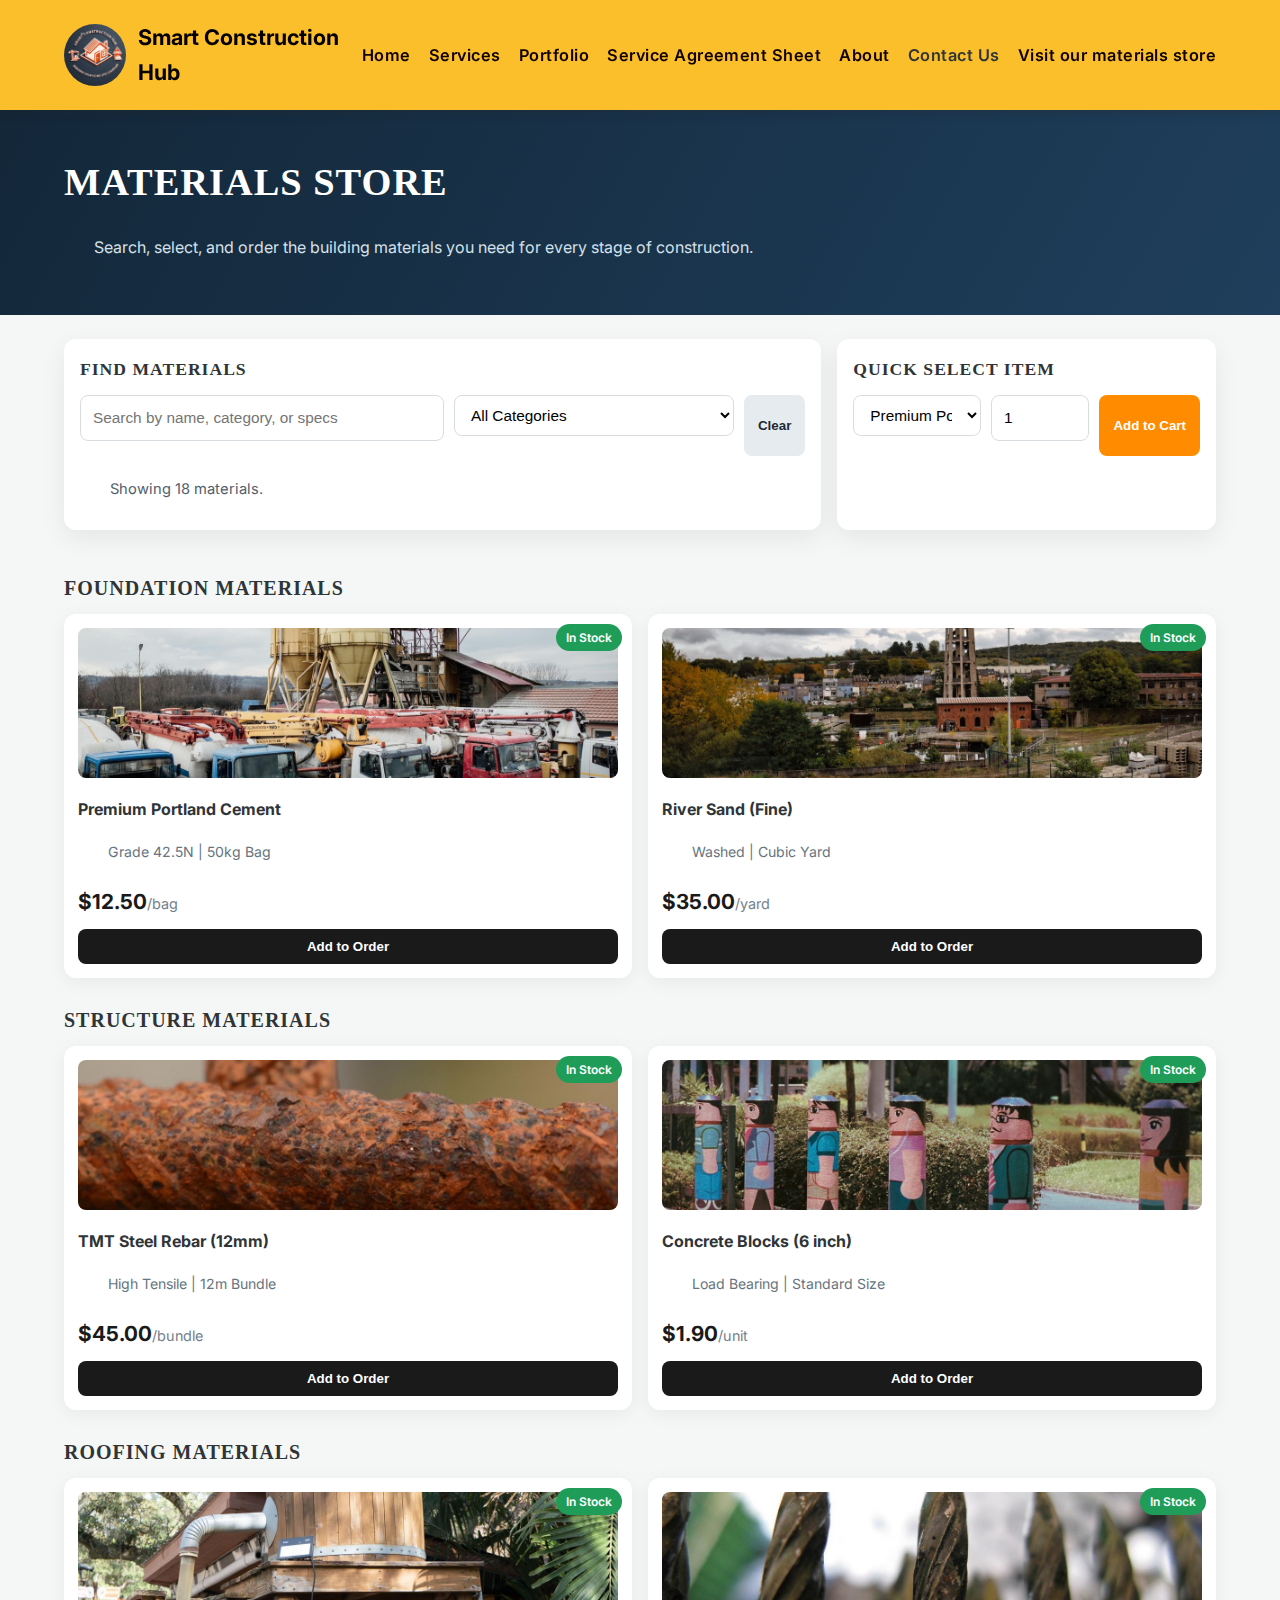
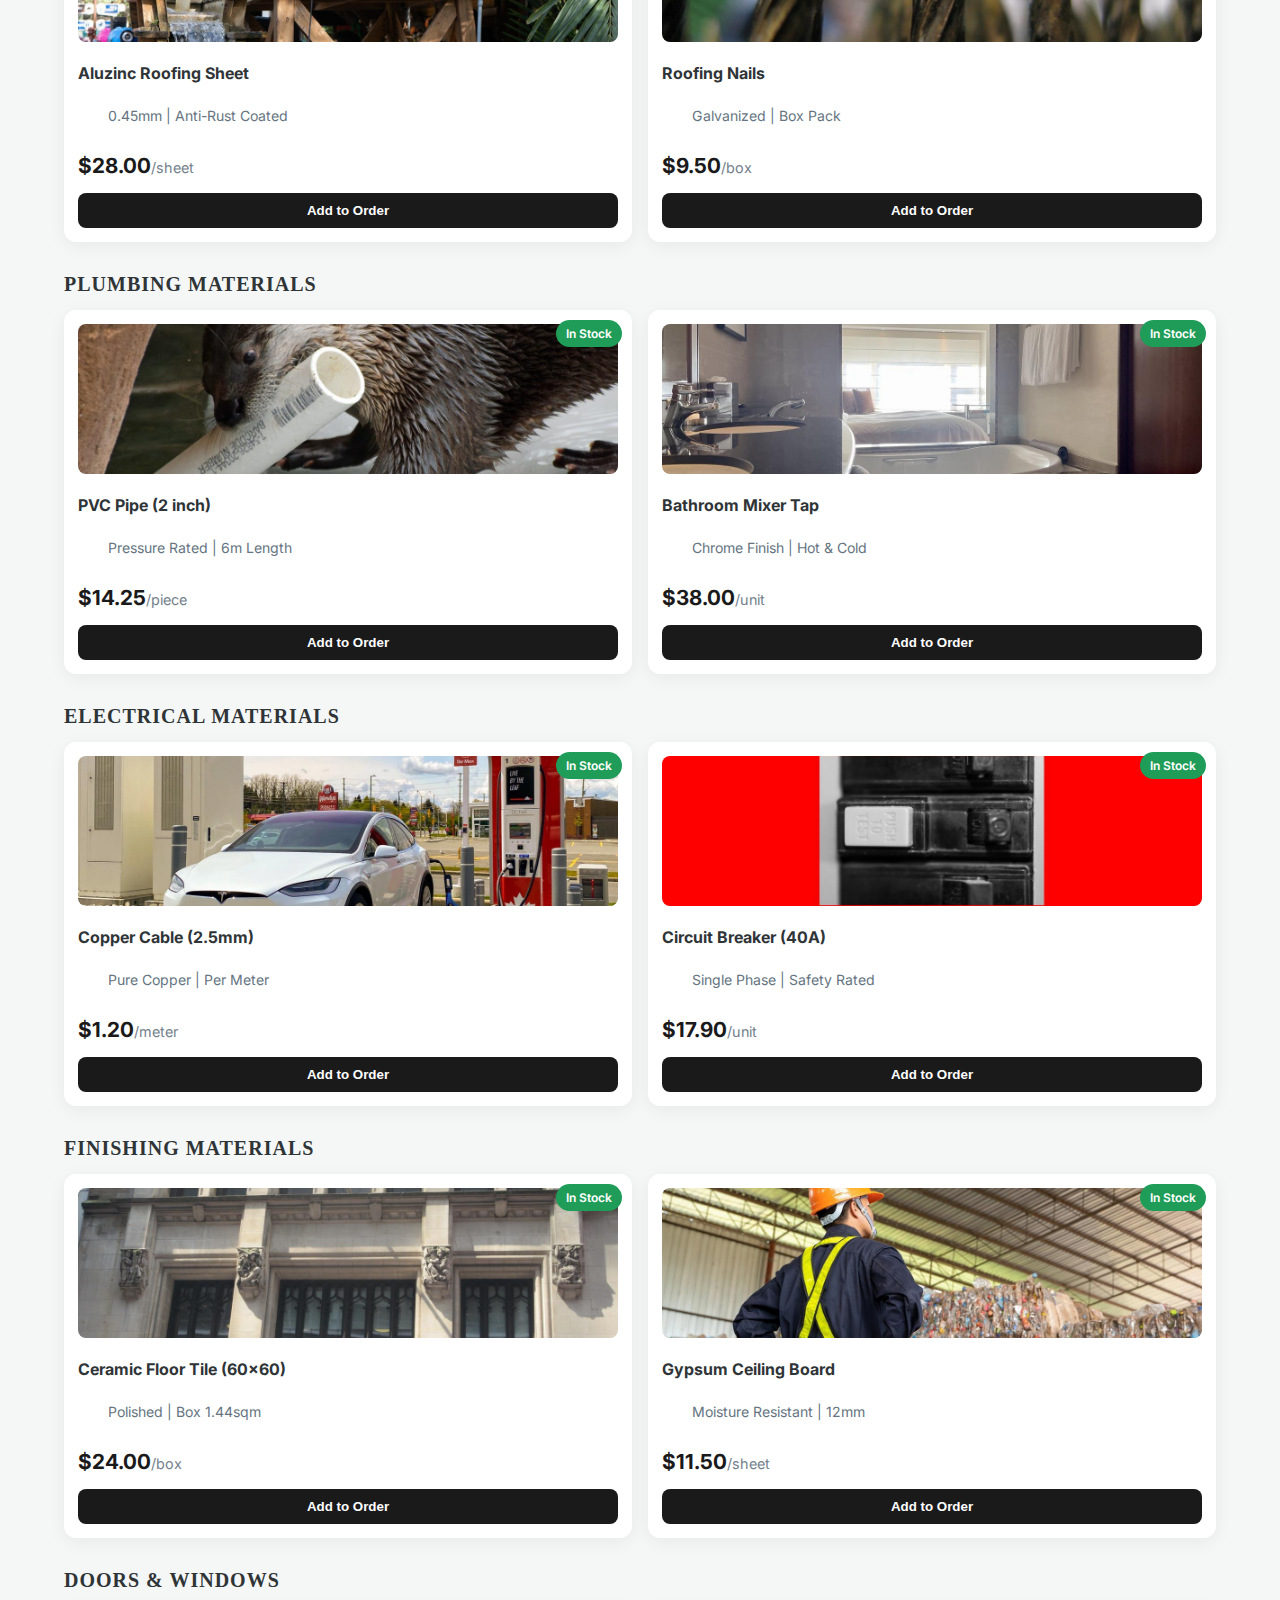
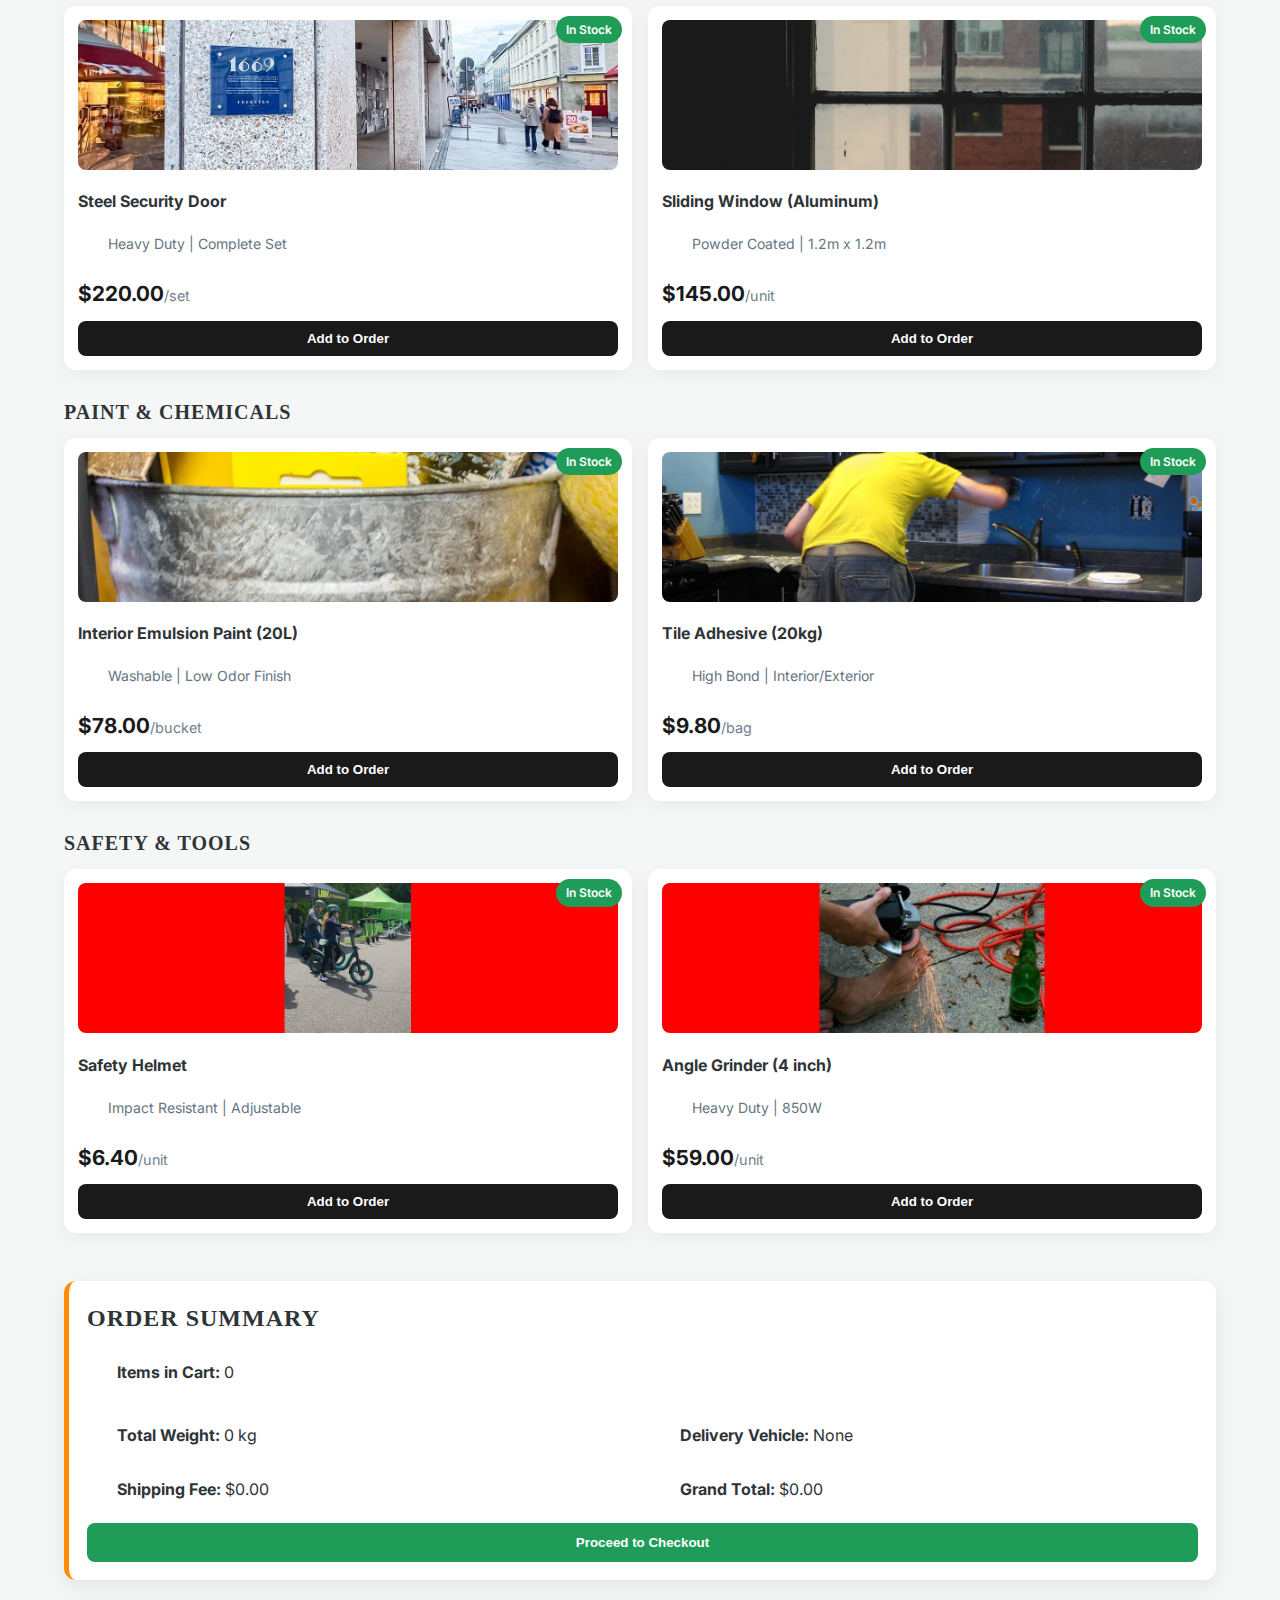
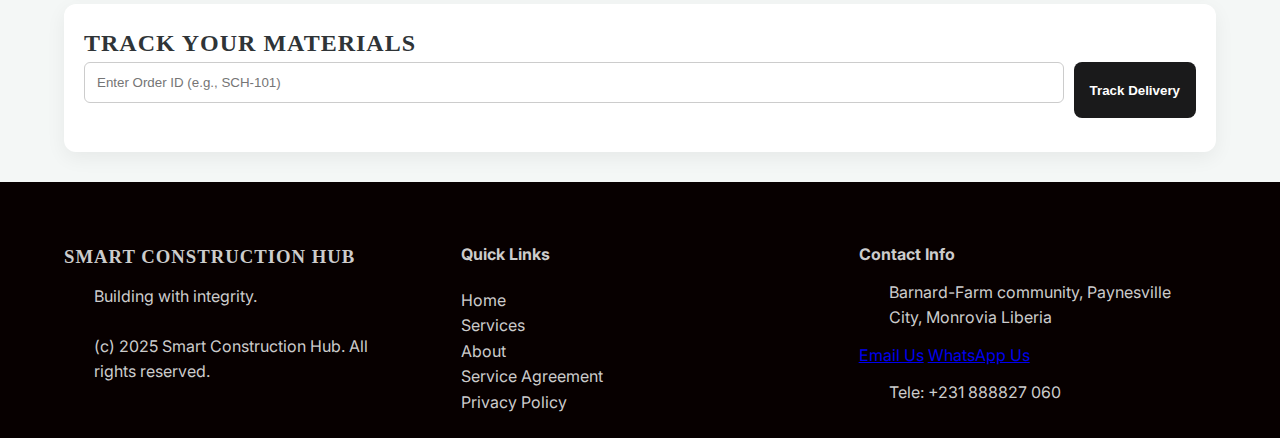
<file: product.html>
<!DOCTYPE html>
<html lang="en">
<head>
    <meta charset="UTF-8">
    <meta name="viewport" content="width=device-width, initial-scale=1.0">
    <title>Smart Construction Hub | Store</title>
    <link rel="stylesheet" href="stylesheet/styles.css">
    <link rel="stylesheet" href="stylesheet/stylesproduct.css">
    <link href="https://fonts.googleapis.com/css2?family=Inter:wght@400;600;700&family=Oswald:wght@500&display=swap" rel="stylesheet">
</head>
<body>

    <header>
        <nav class="navbar" role="navigation">
            <div class="logo-container">
                <img src="images/logo11.jpeg" alt="Logo" class="logo-image">
                <span class="logo-text">Smart Construction Hub</span>
            </div>
            <button class="nav-toggle" aria-label="Toggle navigation" aria-expanded="false" aria-controls="primary-navigation">
                <span class="bar"></span>
                <span class="bar"></span>
                <span class="bar"></span>
            </button>
            <ul class="nav-links" id="primary-navigation" aria-hidden="true">
                <li class="nav-close-wrapper"><button class="nav-close" aria-label="Close menu">&times;</button></li>
                <li><a href="index.html#home">Home</a></li>
                <li><a href="index.html#services">Services</a></li>
                <li><a href="index.html#portfolio">Portfolio</a></li>
                <li><a href="serviceagreement.pdf" target="_blank" class="serviceagreement-btn">Service Agreement Sheet</a></li>
                <li><a href="index.html#about">About</a></li>
                <li><a href="index.html#contact-us" class="btn-small">Contact Us</a></li>
                <li><a href="product.html">Visit our materials store</a></li>
            </ul>
        </nav>
    </header>

    <section class="store-hero">
        <h1>Materials Store</h1>
        <p>Search, select, and order the building materials you need for every stage of construction.</p>
    </section>

    <section class="store-controls">
        <div class="control-card">
            <h2>Find Materials</h2>
            <div class="controls-grid">
                <input type="search" id="material-search" placeholder="Search by name, category, or specs">
                <select id="category-select">
                    <option value="all">All Categories</option>
                    <option value="Foundation">Foundation</option>
                    <option value="Structure">Structure</option>
                    <option value="Roofing">Roofing</option>
                    <option value="Plumbing">Plumbing</option>
                    <option value="Electrical">Electrical</option>
                    <option value="Finishing">Finishing</option>
                    <option value="Doors & Windows">Doors & Windows</option>
                    <option value="Paint & Chemicals">Paint & Chemicals</option>
                    <option value="Safety & Tools">Safety & Tools</option>
                </select>
                <button id="clear-filters" type="button">Clear</button>
            </div>
            <p id="results-count">Showing all materials.</p>
        </div>

        <div class="control-card">
            <h2>Quick Select Item</h2>
            <div class="quick-order-grid">
                <select id="item-select"></select>
                <input id="item-qty" type="number" min="1" value="1" aria-label="Quantity">
                <button id="quick-add-btn" type="button">Add to Cart</button>
            </div>
        </div>
    </section>

    <main class="catalog">
        <section class="category-section" data-category="Foundation">
            <h3>Foundation Materials</h3>
            <div class="products-grid">
                <article class="product-card" data-category="Foundation" data-name="Premium Portland Cement" data-price="12.50" data-weight="50" data-specs="Grade 42.5N 50kg bag">
                    <div class="badge">In Stock</div>
                    <img src="images/store-cement.jpg" alt="Premium Portland Cement">
                    <h4>Premium Portland Cement</h4>
                    <p class="specs">Grade 42.5N | 50kg Bag</p>
                    <div class="price-row"><span class="price">$12.50</span><span class="unit">/bag</span></div>
                    <button class="add-btn" type="button">Add to Order</button>
                </article>
                <article class="product-card" data-category="Foundation" data-name="River Sand Fine" data-price="35.00" data-weight="1000" data-specs="Washed cubic yard">
                    <div class="badge">In Stock</div>
                    <img src="images/store-river-sand.jpg" alt="River Sand Fine">
                    <h4>River Sand (Fine)</h4>
                    <p class="specs">Washed | Cubic Yard</p>
                    <div class="price-row"><span class="price">$35.00</span><span class="unit">/yard</span></div>
                    <button class="add-btn" type="button">Add to Order</button>
                </article>
            </div>
        </section>

        <section class="category-section" data-category="Structure">
            <h3>Structure Materials</h3>
            <div class="products-grid">
                <article class="product-card" data-category="Structure" data-name="TMT Steel Rebar 12mm" data-price="45.00" data-weight="120" data-specs="High tensile 12m length bundle">
                    <div class="badge">In Stock</div>
                    <img src="images/store-rebar.jpg" alt="TMT Steel Rebar 12mm">
                    <h4>TMT Steel Rebar (12mm)</h4>
                    <p class="specs">High Tensile | 12m Bundle</p>
                    <div class="price-row"><span class="price">$45.00</span><span class="unit">/bundle</span></div>
                    <button class="add-btn" type="button">Add to Order</button>
                </article>
                <article class="product-card" data-category="Structure" data-name="Concrete Blocks 6 inch" data-price="1.90" data-weight="18" data-specs="Load bearing concrete block">
                    <div class="badge">In Stock</div>
                    <img src="images/store-concrete-blocks.jpg" alt="Concrete Blocks 6 inch">
                    <h4>Concrete Blocks (6 inch)</h4>
                    <p class="specs">Load Bearing | Standard Size</p>
                    <div class="price-row"><span class="price">$1.90</span><span class="unit">/unit</span></div>
                    <button class="add-btn" type="button">Add to Order</button>
                </article>
            </div>
        </section>

        <section class="category-section" data-category="Roofing">
            <h3>Roofing Materials</h3>
            <div class="products-grid">
                <article class="product-card" data-category="Roofing" data-name="Aluzinc Roofing Sheet" data-price="28.00" data-weight="8" data-specs="0.45mm anti rust sheet">
                    <div class="badge">In Stock</div>
                    <img src="images/store-roofing-sheet.jpg" alt="Aluzinc Roofing Sheet">
                    <h4>Aluzinc Roofing Sheet</h4>
                    <p class="specs">0.45mm | Anti-Rust Coated</p>
                    <div class="price-row"><span class="price">$28.00</span><span class="unit">/sheet</span></div>
                    <button class="add-btn" type="button">Add to Order</button>
                </article>
                <article class="product-card" data-category="Roofing" data-name="Roofing Nails Box" data-price="9.50" data-weight="5" data-specs="Galvanized roofing nails box">
                    <div class="badge">In Stock</div>
                    <img src="images/store-roofing-nails.jpg" alt="Roofing Nails Box">
                    <h4>Roofing Nails</h4>
                    <p class="specs">Galvanized | Box Pack</p>
                    <div class="price-row"><span class="price">$9.50</span><span class="unit">/box</span></div>
                    <button class="add-btn" type="button">Add to Order</button>
                </article>
            </div>
        </section>

        <section class="category-section" data-category="Plumbing">
            <h3>Plumbing Materials</h3>
            <div class="products-grid">
                <article class="product-card" data-category="Plumbing" data-name="PVC Pipe 2 inch" data-price="14.25" data-weight="7" data-specs="Pressure rated PVC pipe">
                    <div class="badge">In Stock</div>
                    <img src="images/store-pvc-pipe.jpg" alt="PVC Pipe 2 inch">
                    <h4>PVC Pipe (2 inch)</h4>
                    <p class="specs">Pressure Rated | 6m Length</p>
                    <div class="price-row"><span class="price">$14.25</span><span class="unit">/piece</span></div>
                    <button class="add-btn" type="button">Add to Order</button>
                </article>
                <article class="product-card" data-category="Plumbing" data-name="Bathroom Mixer Tap" data-price="38.00" data-weight="2" data-specs="Chrome finish mixer tap">
                    <div class="badge">In Stock</div>
                    <img src="images/store-mixer-tap.jpg" alt="Bathroom Mixer Tap">
                    <h4>Bathroom Mixer Tap</h4>
                    <p class="specs">Chrome Finish | Hot & Cold</p>
                    <div class="price-row"><span class="price">$38.00</span><span class="unit">/unit</span></div>
                    <button class="add-btn" type="button">Add to Order</button>
                </article>
            </div>
        </section>

        <section class="category-section" data-category="Electrical">
            <h3>Electrical Materials</h3>
            <div class="products-grid">
                <article class="product-card" data-category="Electrical" data-name="Copper Cable 2.5mm" data-price="1.20" data-weight="1" data-specs="Pure copper electrical cable meter">
                    <div class="badge">In Stock</div>
                    <img src="images/store-copper-cable.jpg" alt="Copper Cable 2.5mm">
                    <h4>Copper Cable (2.5mm)</h4>
                    <p class="specs">Pure Copper | Per Meter</p>
                    <div class="price-row"><span class="price">$1.20</span><span class="unit">/meter</span></div>
                    <button class="add-btn" type="button">Add to Order</button>
                </article>
                <article class="product-card" data-category="Electrical" data-name="Circuit Breaker 40A" data-price="17.90" data-weight="1" data-specs="Single phase breaker 40A">
                    <div class="badge">In Stock</div>
                    <img src="images/store-circuit-breaker.jpg" alt="Circuit Breaker 40A">
                    <h4>Circuit Breaker (40A)</h4>
                    <p class="specs">Single Phase | Safety Rated</p>
                    <div class="price-row"><span class="price">$17.90</span><span class="unit">/unit</span></div>
                    <button class="add-btn" type="button">Add to Order</button>
                </article>
            </div>
        </section>

        <section class="category-section" data-category="Finishing">
            <h3>Finishing Materials</h3>
            <div class="products-grid">
                <article class="product-card" data-category="Finishing" data-name="Ceramic Floor Tile 60x60" data-price="24.00" data-weight="30" data-specs="Polished tile box 1.44sqm">
                    <div class="badge">In Stock</div>
                    <img src="images/store-floor-tile.jpg" alt="Ceramic Floor Tile 60x60">
                    <h4>Ceramic Floor Tile (60x60)</h4>
                    <p class="specs">Polished | Box 1.44sqm</p>
                    <div class="price-row"><span class="price">$24.00</span><span class="unit">/box</span></div>
                    <button class="add-btn" type="button">Add to Order</button>
                </article>
                <article class="product-card" data-category="Finishing" data-name="Gypsum Ceiling Board" data-price="11.50" data-weight="12" data-specs="Moisture resistant gypsum board">
                    <div class="badge">In Stock</div>
                    <img src="images/store-gypsum-board.jpg" alt="Gypsum Ceiling Board">
                    <h4>Gypsum Ceiling Board</h4>
                    <p class="specs">Moisture Resistant | 12mm</p>
                    <div class="price-row"><span class="price">$11.50</span><span class="unit">/sheet</span></div>
                    <button class="add-btn" type="button">Add to Order</button>
                </article>
            </div>
        </section>

        <section class="category-section" data-category="Doors & Windows">
            <h3>Doors & Windows</h3>
            <div class="products-grid">
                <article class="product-card" data-category="Doors & Windows" data-name="Steel Security Door" data-price="220.00" data-weight="65" data-specs="Heavy duty security door set">
                    <div class="badge">In Stock</div>
                    <img src="images/store-security-door.jpg" alt="Steel Security Door">
                    <h4>Steel Security Door</h4>
                    <p class="specs">Heavy Duty | Complete Set</p>
                    <div class="price-row"><span class="price">$220.00</span><span class="unit">/set</span></div>
                    <button class="add-btn" type="button">Add to Order</button>
                </article>
                <article class="product-card" data-category="Doors & Windows" data-name="Sliding Window Aluminum" data-price="145.00" data-weight="38" data-specs="Powder coated sliding window">
                    <div class="badge">In Stock</div>
                    <img src="images/store-sliding-window.jpg" alt="Sliding Window Aluminum">
                    <h4>Sliding Window (Aluminum)</h4>
                    <p class="specs">Powder Coated | 1.2m x 1.2m</p>
                    <div class="price-row"><span class="price">$145.00</span><span class="unit">/unit</span></div>
                    <button class="add-btn" type="button">Add to Order</button>
                </article>
            </div>
        </section>

        <section class="category-section" data-category="Paint & Chemicals">
            <h3>Paint & Chemicals</h3>
            <div class="products-grid">
                <article class="product-card" data-category="Paint & Chemicals" data-name="Interior Emulsion Paint 20L" data-price="78.00" data-weight="22" data-specs="Washable interior paint bucket">
                    <div class="badge">In Stock</div>
                    <img src="images/store-emulsion-paint.jpg" alt="Interior Emulsion Paint 20L">
                    <h4>Interior Emulsion Paint (20L)</h4>
                    <p class="specs">Washable | Low Odor Finish</p>
                    <div class="price-row"><span class="price">$78.00</span><span class="unit">/bucket</span></div>
                    <button class="add-btn" type="button">Add to Order</button>
                </article>
                <article class="product-card" data-category="Paint & Chemicals" data-name="Tile Adhesive 20kg" data-price="9.80" data-weight="20" data-specs="High bond tile adhesive bag">
                    <div class="badge">In Stock</div>
                    <img src="images/store-tile-adhesive.jpg" alt="Tile Adhesive 20kg">
                    <h4>Tile Adhesive (20kg)</h4>
                    <p class="specs">High Bond | Interior/Exterior</p>
                    <div class="price-row"><span class="price">$9.80</span><span class="unit">/bag</span></div>
                    <button class="add-btn" type="button">Add to Order</button>
                </article>
            </div>
        </section>

        <section class="category-section" data-category="Safety & Tools">
            <h3>Safety & Tools</h3>
            <div class="products-grid">
                <article class="product-card" data-category="Safety & Tools" data-name="Safety Helmet" data-price="6.40" data-weight="1" data-specs="Impact resistant site helmet">
                    <div class="badge">In Stock</div>
                    <img src="images/store-safety-helmet.jpg" alt="Safety Helmet">
                    <h4>Safety Helmet</h4>
                    <p class="specs">Impact Resistant | Adjustable</p>
                    <div class="price-row"><span class="price">$6.40</span><span class="unit">/unit</span></div>
                    <button class="add-btn" type="button">Add to Order</button>
                </article>
                <article class="product-card" data-category="Safety & Tools" data-name="Angle Grinder 4 inch" data-price="59.00" data-weight="3" data-specs="Heavy duty angle grinder tool">
                    <div class="badge">In Stock</div>
                    <img src="images/store-angle-grinder.jpg" alt="Angle Grinder 4 inch">
                    <h4>Angle Grinder (4 inch)</h4>
                    <p class="specs">Heavy Duty | 850W</p>
                    <div class="price-row"><span class="price">$59.00</span><span class="unit">/unit</span></div>
                    <button class="add-btn" type="button">Add to Order</button>
                </article>
            </div>
        </section>
    </main>

    <section class="cart-summary">
        <h2>Order Summary</h2>
        <p><strong>Items in Cart:</strong> <span id="cart-count">0</span></p>
        <ul id="selected-items"></ul>
        <div class="totals-grid">
            <p><strong>Total Weight:</strong> <span id="total-weight">0</span> kg</p>
            <p><strong>Delivery Vehicle:</strong> <span id="vehicle-type">None</span></p>
            <p><strong>Shipping Fee:</strong> $<span id="shipping-fee">0.00</span></p>
            <p><strong>Grand Total:</strong> $<span id="grand-total">0.00</span></p>
        </div>
        <button class="checkout-btn" type="button">Proceed to Checkout</button>
    </section>

    <section id="checkout-panel" class="checkout-panel" hidden>
        <h2>Checkout Details</h2>
        <form id="checkout-form" action="https://formsubmit.co/shereltondennis@gmail.com" method="POST">
            <input type="hidden" name="_captcha" value="false">
            <input type="hidden" name="_subject" value="New Store Order - Smart Construction Hub">
            <input type="hidden" id="checkout-next" name="_next">
            <input type="hidden" id="order-items-input" name="order_items">
            <input type="hidden" id="order-weight-input" name="total_weight_kg">
            <input type="hidden" id="order-vehicle-input" name="delivery_vehicle">
            <input type="hidden" id="order-shipping-input" name="shipping_fee_usd">
            <input type="hidden" id="order-grand-total-input" name="grand_total_usd">

            <div class="checkout-grid">
                <input type="text" name="customer_name" placeholder="Full Name" required>
                <input type="tel" name="customer_phone" placeholder="Phone Number" required>
                <input type="email" name="customer_email" placeholder="Email Address" required>
                <input type="text" name="delivery_location" placeholder="Delivery Location" required>
            </div>
            <textarea name="customer_note" rows="4" placeholder="Extra instructions (optional)"></textarea>
            <button type="submit" class="checkout-btn">Place Order</button>
        </form>
    </section>

    <section class="tracking-section">
        <h2>Track Your Materials</h2>
        <div class="search-box">
            <input type="text" id="order-id-input" placeholder="Enter Order ID (e.g., SCH-101)">
            <button type="button" onclick="trackOrder()">Track Delivery</button>
        </div>

        <div id="tracking-display" class="tracking-card" style="display:none;">
            <div class="order-info">
                <h4 id="display-order-id">Order #---</h4>
                <p id="display-item">Material: ---</p>
            </div>
            <div class="status-stepper">
                <div class="step" id="step-1"><span>1</span><p>Processing</p></div>
                <div class="step" id="step-2"><span>2</span><p>Loading</p></div>
                <div class="step" id="step-3"><span>3</span><p>In Transit</p></div>
                <div class="step" id="step-4"><span>4</span><p>Delivered</p></div>
            </div>
            <p id="delivery-eta">ETA: Calculating...</p>
        </div>
    </section>

    <section>
        <footer>
            <div class="footer-container">
                <div class="footer-about">
                    <h3>Smart Construction Hub</h3>
                    <p>Building with integrity.</p>
                    <p>(c) 2025 Smart Construction Hub. All rights reserved.</p>
                </div>

                <div class="footer-links">
                    <h4>Quick Links</h4>
                    <ul>
                        <li><a href="index.html#home">Home</a></li>
                        <li><a href="index.html#services">Services</a></li>
                        <li><a href="index.html#about">About</a></li>
                        <li><a href="serviceagreement.pdf" target="_blank">Service Agreement</a></li>
                        <li><a href="privancy-policies1.pdf">Privacy Policy</a></li>
                    </ul>
                </div>

                <div class="footer-contact">
                    <h4>Contact Info</h4>
                    <p>Barnard-Farm community, Paynesville City, Monrovia Liberia</p>
                    <a href="info.smartconstructionhub@gmail.com">Email Us</a>
                    <a href="https://wa.me/231888827060">WhatsApp Us</a>
                    <p>Tele: +231 888827 060</p>
                </div>
            </div>
        </footer>
    </section>

    <script>
        // Mobile nav: toggle, Esc-to-close, outside-click, and focus management
        (function(){
            const navToggle = document.querySelector('.nav-toggle');
            const navLinks = document.getElementById('primary-navigation');
            const navClose = document.querySelector('.nav-close');
            let prevActiveElement = null;

            if (!navToggle || !navLinks) return;

            function openMenu() {
                prevActiveElement = document.activeElement;
                navLinks.classList.add('open');
                navLinks.setAttribute('aria-hidden', 'false');
                navToggle.setAttribute('aria-expanded', 'true');
                navToggle.classList.add('active');
                document.body.classList.add('nav-open');
                document.body.style.overflow = 'hidden';

                const firstFocusable = navLinks.querySelector('a, button');
                if (firstFocusable) firstFocusable.focus();

                document.addEventListener('keydown', handleKeydown);
                document.addEventListener('click', outsideClick);
            }

            function closeMenu() {
                navLinks.classList.remove('open');
                navLinks.setAttribute('aria-hidden', 'true');
                navToggle.setAttribute('aria-expanded', 'false');
                navToggle.classList.remove('active');
                document.body.classList.remove('nav-open');
                document.body.style.overflow = '';

                if (prevActiveElement) prevActiveElement.focus();

                document.removeEventListener('keydown', handleKeydown);
                document.removeEventListener('click', outsideClick);
            }

            function toggleMenu() {
                if (navLinks.classList.contains('open')) closeMenu();
                else openMenu();
            }

            function handleKeydown(e) {
                if (e.key === 'Escape') {
                    closeMenu();
                    return;
                }

                if (e.key === 'Tab') {
                    const focusable = Array.from(navLinks.querySelectorAll('a, button'));
                    if (focusable.length === 0) return;
                    const first = focusable[0];
                    const last = focusable[focusable.length - 1];

                    if (e.shiftKey && document.activeElement === first) {
                        e.preventDefault();
                        last.focus();
                    } else if (!e.shiftKey && document.activeElement === last) {
                        e.preventDefault();
                        first.focus();
                    }
                }
            }

            function outsideClick(e) {
                if (!navLinks.contains(e.target) && !navToggle.contains(e.target)) {
                    closeMenu();
                }
            }

            navToggle.addEventListener('click', function(e){
                e.stopPropagation();
                toggleMenu();
            });
            navClose && navClose.addEventListener('click', function(e){ e.stopPropagation(); closeMenu(); });

            navLinks.querySelectorAll('a').forEach(a => {
                a.addEventListener('click', function(){ closeMenu(); });
            });
        })();
    </script>
    <script src="script.js"></script>
</body>
</html>
</file>
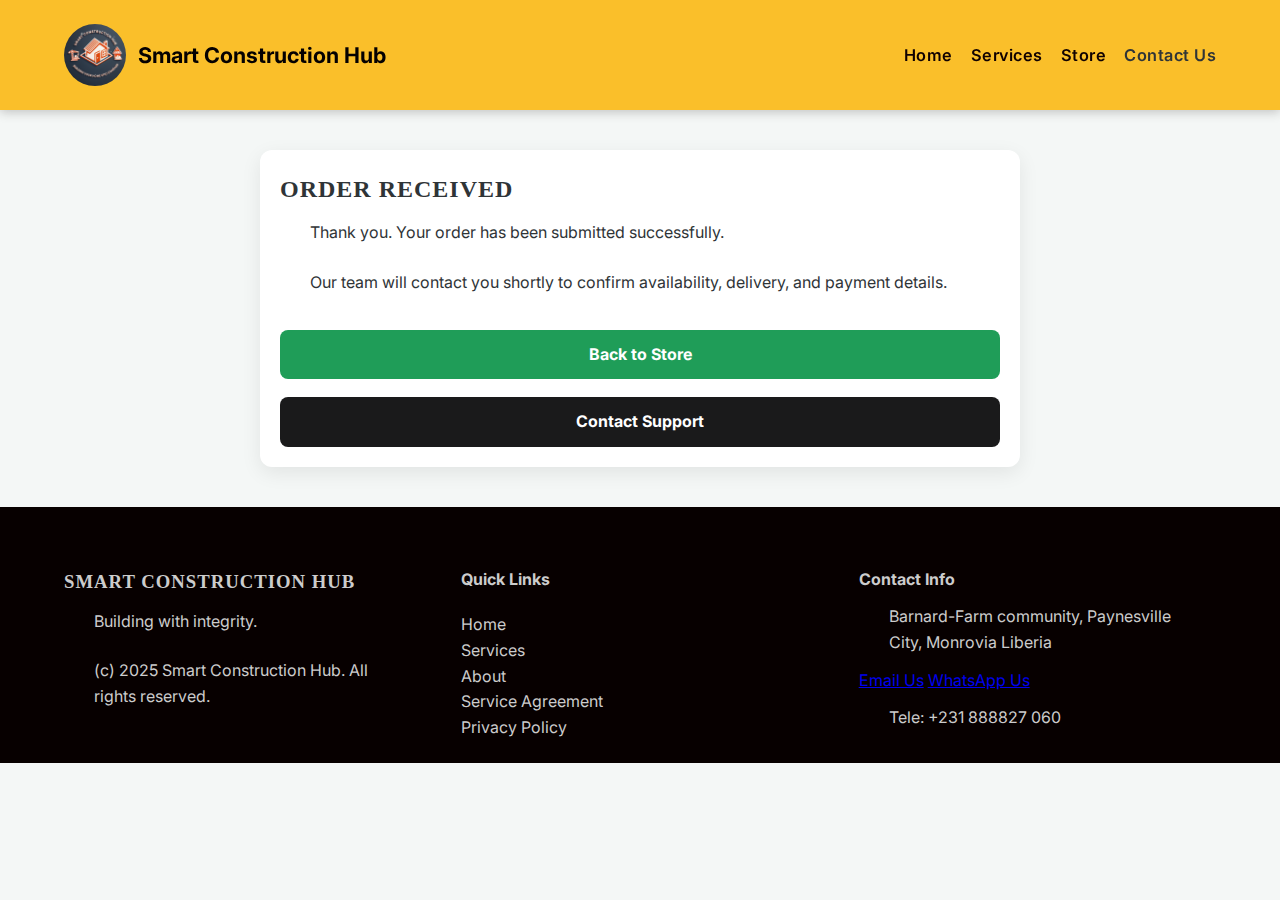
<file: thank-you.html>
<!DOCTYPE html>
<html lang="en">
<head>
    <meta charset="UTF-8">
    <meta name="viewport" content="width=device-width, initial-scale=1.0">
    <title>Thank You | Smart Construction Hub</title>
    <link rel="stylesheet" href="stylesheet/styles.css">
    <link rel="stylesheet" href="stylesheet/stylesproduct.css">
    <link href="https://fonts.googleapis.com/css2?family=Inter:wght@400;600;700&family=Oswald:wght@500&display=swap" rel="stylesheet">
</head>
<body>
    <header>
        <nav class="navbar" role="navigation">
            <div class="logo-container">
                <img src="images/logo11.jpeg" alt="Logo" class="logo-image">
                <span class="logo-text">Smart Construction Hub</span>
            </div>
            <ul class="nav-links" id="primary-navigation" aria-hidden="false">
                <li><a href="index.html#home">Home</a></li>
                <li><a href="index.html#services">Services</a></li>
                <li><a href="product.html">Store</a></li>
                <li><a href="index.html#contact-us" class="btn-small">Contact Us</a></li>
            </ul>
        </nav>
    </header>

    <main style="padding: 40px 5%;">
        <section class="checkout-panel" style="max-width: 760px; margin: 0 auto;">
            <h2>Order Received</h2>
            <p>Thank you. Your order has been submitted successfully.</p>
            <p>Our team will contact you shortly to confirm availability, delivery, and payment details.</p>
            <div style="display: flex; gap: 10px; flex-wrap: wrap; margin-top: 14px;">
                <a class="checkout-btn" href="product.html" style="text-align:center; text-decoration:none;">Back to Store</a>
                <a class="checkout-btn" href="index.html#contact-us" style="text-align:center; text-decoration:none; background:#1a1a1b;">Contact Support</a>
            </div>
        </section>
    </main>

    <section>
        <footer>
            <div class="footer-container">
                <div class="footer-about">
                    <h3>Smart Construction Hub</h3>
                    <p>Building with integrity.</p>
                    <p>(c) 2025 Smart Construction Hub. All rights reserved.</p>
                </div>
                <div class="footer-links">
                    <h4>Quick Links</h4>
                    <ul>
                        <li><a href="index.html#home">Home</a></li>
                        <li><a href="index.html#services">Services</a></li>
                        <li><a href="index.html#about">About</a></li>
                        <li><a href="serviceagreement.pdf" target="_blank">Service Agreement</a></li>
                        <li><a href="privancy-policies1.pdf">Privacy Policy</a></li>
                    </ul>
                </div>
                <div class="footer-contact">
                    <h4>Contact Info</h4>
                    <p>Barnard-Farm community, Paynesville City, Monrovia Liberia</p>
                    <a href="info.smartconstructionhub@gmail.com">Email Us</a>
                    <a href="https://wa.me/231888827060">WhatsApp Us</a>
                    <p>Tele: +231 888827 060</p>
                </div>
            </div>
        </footer>
    </section>
</body>
</html>
</file>
<file: stylesheet/stylesproduct.css>
:root {
    --store-orange: #ff8c00;
    --store-dark: #1a1a1b;
    --store-bg: #f4f7f6;
    --store-text: #2f3437;
    --store-card: #ffffff;
}

body {
    margin: 0;
    background: var(--store-bg);
    color: var(--store-text);
    font-family: "Inter", "Segoe UI", sans-serif;
}

.store-hero {
    background: linear-gradient(120deg, #132739, #1f3f5c);
    color: #fff;
    padding: 42px 5%;
}

.store-hero h1 {
    margin: 0 0 10px;
    font-size: clamp(1.8rem, 3vw, 2.6rem);
}

.store-hero p {
    margin: 0;
    max-width: 720px;
    color: #d5e1ea;
}

.store-controls {
    padding: 24px 5%;
    display: grid;
    grid-template-columns: 2fr 1fr;
    gap: 16px;
}

.control-card {
    background: var(--store-card);
    border-radius: 12px;
    padding: 16px;
    box-shadow: 0 8px 26px rgba(0, 0, 0, 0.07);
}

.control-card h2 {
    margin: 0 0 12px;
    font-size: 1.1rem;
}

.controls-grid,
.quick-order-grid {
    display: grid;
    grid-template-columns: 1.3fr 1fr auto;
    gap: 10px;
}

input[type="search"],
input[type="number"],
select {
    width: 100%;
    border: 1px solid #d8dde2;
    border-radius: 8px;
    padding: 10px 12px;
    font-size: 0.96rem;
    background: #fff;
}

#clear-filters,
#quick-add-btn {
    border: none;
    border-radius: 8px;
    padding: 10px 14px;
    cursor: pointer;
    font-weight: 700;
}

#clear-filters {
    background: #e6ebef;
    color: #1d2a34;
}

#quick-add-btn {
    background: var(--store-orange);
    color: #fff;
}

#results-count {
    margin: 10px 0 0;
    color: #51606c;
    font-size: 0.92rem;
}

.catalog {
    padding: 0 5% 8px;
}

.category-section {
    margin: 18px 0 26px;
}

.category-section h3 {
    margin: 0 0 10px;
    font-size: 1.25rem;
}

.products-grid {
    display: grid;
    grid-template-columns: repeat(auto-fit, minmax(220px, 1fr));
    gap: 16px;
}

.product-card {
    background: var(--store-card);
    border-radius: 12px;
    padding: 14px;
    box-shadow: 0 4px 18px rgba(0, 0, 0, 0.06);
    position: relative;
    transition: transform 0.2s ease;
}

.product-card:hover {
    transform: translateY(-4px);
}

.badge {
    position: absolute;
    top: 10px;
    right: 10px;
    background: #1f9d58;
    color: #fff;
    border-radius: 16px;
    padding: 4px 10px;
    font-size: 0.75rem;
    font-weight: 600;
}

.product-card img {
    width: 100%;
    height: 150px;
    object-fit: cover;
    border-radius: 8px;
}

.product-card h4 {
    margin: 12px 0 6px;
    font-size: 1rem;
}

.specs {
    margin: 0 0 10px;
    font-size: 0.88rem;
    color: #667581;
}

.price-row {
    margin-bottom: 10px;
}

.price {
    font-size: 1.3rem;
    font-weight: 700;
    color: var(--store-dark);
}

.unit {
    color: #73808b;
    font-size: 0.9rem;
}

.add-btn {
    width: 100%;
    border: none;
    border-radius: 8px;
    background: var(--store-dark);
    color: #fff;
    font-weight: 700;
    padding: 10px 12px;
    cursor: pointer;
}

.add-btn:hover {
    background: #323236;
}

.cart-summary {
    background: var(--store-card);
    border-left: 5px solid var(--store-orange);
    margin: 14px 5% 24px;
    border-radius: 12px;
    padding: 18px;
    box-shadow: 0 6px 20px rgba(0, 0, 0, 0.08);
}

.cart-summary h2 {
    margin: 0 0 10px;
}

#selected-items {
    margin: 8px 0 14px;
    padding-left: 18px;
}

#selected-items li {
    margin-bottom: 6px;
}

.totals-grid {
    display: grid;
    grid-template-columns: repeat(2, minmax(200px, 1fr));
    gap: 4px 14px;
}

.checkout-btn {
    border: none;
    border-radius: 8px;
    background: #1f9d58;
    color: #fff;
    font-weight: 700;
    padding: 12px 16px;
    margin-top: 8px;
    cursor: pointer;
    width: 100%;
}

.checkout-btn:hover {
    background: #1a874b;
}

.checkout-panel {
    margin: 0 5% 24px;
    padding: 20px;
    border-radius: 12px;
    background: #fff;
    box-shadow: 0 6px 20px rgba(0, 0, 0, 0.08);
}

.checkout-panel h2 {
    margin-top: 0;
}

.checkout-grid {
    display: grid;
    grid-template-columns: repeat(2, minmax(220px, 1fr));
    gap: 10px;
    margin-bottom: 10px;
}

.checkout-panel textarea {
    width: 100%;
    border: 1px solid #d8dde2;
    border-radius: 8px;
    padding: 10px 12px;
    margin-bottom: 12px;
    font-size: 0.96rem;
}

.tracking-section {
    margin: 0 5% 30px;
    padding: 20px;
    border-radius: 12px;
    background: #fff;
    box-shadow: 0 6px 20px rgba(0, 0, 0, 0.06);
}

.tracking-section h2 {
    margin-top: 0;
}

.search-box {
    display: flex;
    gap: 10px;
    margin-bottom: 14px;
}

.search-box input {
    flex: 1;
}

.search-box button {
    border: none;
    border-radius: 8px;
    background: var(--store-dark);
    color: #fff;
    font-weight: 600;
    padding: 10px 16px;
    cursor: pointer;
}

.tracking-card {
    background: var(--store-dark);
    color: #fff;
    border-radius: 12px;
    padding: 18px;
}

.status-stepper {
    display: grid;
    grid-template-columns: repeat(4, minmax(72px, 1fr));
    gap: 10px;
    margin: 16px 0;
}

.step {
    text-align: center;
    opacity: 0.4;
}

.step.active {
    opacity: 1;
    color: var(--store-orange);
}

.step span {
    display: inline-flex;
    width: 28px;
    height: 28px;
    border-radius: 50%;
    background: #fff;
    color: #111;
    align-items: center;
    justify-content: center;
    font-weight: 700;
    margin-bottom: 6px;
}

.step.active span {
    background: var(--store-orange);
    color: #fff;
}

@media (max-width: 980px) {
    .store-controls {
        grid-template-columns: 1fr;
    }

    .controls-grid,
    .quick-order-grid {
        grid-template-columns: 1fr;
    }
}

@media (max-width: 640px) {
    .totals-grid {
        grid-template-columns: 1fr;
    }

    .checkout-grid {
        grid-template-columns: 1fr;
    }

    .search-box {
        flex-direction: column;
    }
}
</file>
<file: stylesheet/styles.css>
﻿/* General Reset */

* {
    margin: 0;
    padding: 0;
    box-sizing: border-box;
}

body {
    font-family: 'Times New Roman', Times, serif;
    line-height: 1.6;
    color: #333;
    scroll-behavior: smooth;
}

h1, h2, h3 {
    font-family: 'Times New Roman', Times, serif;
    text-transform: uppercase;
    letter-spacing: 1px;
}

/* Navigation */
:root {
    --header-height: 110px;
    --max-content-width: 1200px;
    --container-padding: 5%;
    --gap: 20px;
    --nav-gap: 18px;
    --nav-link-size: 1.02rem;
}

/* Responsive base font size */
html {
    font-size: clamp(14px, 1.4vw, 16px);
} 

header {
    background: #fab403d7;
    padding: 8px 5%;
    min-height: var(--header-height);
    display: flex;
    align-items: center;
    position: fixed;
    top: 0;
    left: 0;
    width: 100%;
    z-index: 9999;
    box-shadow: 0 2px 10px rgba(38, 37, 37, 0.253);
}

body {
    padding-top: var(--header-height);
} 

.navbar {
    display: flex;
    justify-content: space-between;
    align-items: center;
    max-width: var(--max-content-width);
    margin: 0 auto;
    width: 100%;
    padding: 0;
    box-sizing: border-box;
} 

.logo {
    font-size: 2.5rem;
    font-weight: bold;
    color: rgb(12, 1, 1);
    
}

.nav-links {
    list-style: none;
    display: flex; /* inline on larger screens */
    gap: var(--nav-gap);
    align-items: center;
}

/* Close button hidden on desktop (shown in mobile overlay) */
.nav-close-wrapper {
    display: none;
}  

.nav-links a {
    text-decoration: none;
    color: #100101;
    font-weight: 600;
    font-size: var(--nav-link-size);
    letter-spacing: 0.03em;
    transition: 0.3s;
} 

.nav-links a:hover {
    color: #fcfafa;
}  

.nav-links a:hover {
    color: #f0ebeb;
} 

/* The hamburger toggle is hidden on wider screens and shown at small breakpoints */
.nav-toggle {
    display: none;
    background: transparent;
    border: none;
    color: #0d0101;
    cursor: pointer;
    padding: 10px;
}

.nav-toggle .bar {
    display: block;
    width: 24px;
    height: 2px;
    background: #000;
    margin: 4px 0;
    transition: transform 0.25s ease, opacity 0.2s ease;
} 

.nav-toggle.active .bar:nth-child(1) { transform: translateY(6px) rotate(45deg); }
.nav-toggle.active .bar:nth-child(2) { opacity: 0; transform: scaleX(0); }
.nav-toggle.active .bar:nth-child(3) { transform: translateY(-6px) rotate(-45deg); } 


/* Active state animates into an X */
.nav-toggle.active .bar:nth-child(1) { transform: translateY(6px) rotate(45deg); }
.nav-toggle.active .bar:nth-child(2) { opacity: 0; transform: scaleX(0); }
.nav-toggle.active .bar:nth-child(3) { transform: translateY(-6px) rotate(-45deg); }  

/* Hero Section */
.hero {
    min-height: calc(100vh - var(--header-height));
    background: linear-gradient(rgba(0,0,0,0.6), rgba(0,0,0,0.6)), 
                url('../images/house.jpg') no-repeat center center/cover;
    display: flex;
    align-items: center;
    justify-content: center;
    text-align: center;
    color: white;
    padding: 0 20px;
} 

.hero h1 {
    font-size: clamp(1.8rem, 4vw, 3.5rem);
    margin-bottom: 1rem;
    margin-top: 1rem;
    line-height: 1.05;
}

/* Hero content wrapper to constrain width */
.hero-content {
    max-width: 900px;
    padding: 2rem;
}

.hero p {
    font-size: clamp(0.95rem, 1.8vw, 1.2rem);
    margin-bottom: 2rem;
    max-width: 600px;
} 

.highlight {
    color: #f1c40f;
}

/* hero paragraph sizing handled above with responsive clamp */

/* Buttons */
.btn-primary {
    background: #f1c40f;
    color: #1a2a6c;
    padding: 12px 30px;
    text-decoration: none;
    font-weight: bold;
    border-radius: 4px;
    display: inline-block;
}
nav, p {
    padding: 12px 30px;
    border-radius: 4px;
    display: inline-block;
}

.btn-secondary {
    background: transparent;
    border: 2px solid #fff;
    color: #fff;
    padding: 10px 30px;
    text-decoration: none;
    font-weight: bold;
    margin-left: 10px;
    border-radius: 4px;
}

.btn-small {
    padding: 8px 14px;
    background: #fff;
    color: #1a2a6c;
    border-radius: 4px;
    text-decoration: none;
    font-weight: 700;
    display: inline-block;
}

/* Make the Contact link in the header match other nav links */
.navbar .nav-links .btn-small {
    padding: 0; /* remove button padding to line up with links */
    background: transparent; /* match nav background */
    color: inherit; /* inherit nav link color */
    border-radius: 0;
    text-decoration: none;
    font-weight: 600;
    display: inline; /* same flow as other links */
}

.navbar .nav-links .btn-small:hover {
    color: #f8f4f4; /* red */
    background: transparent;
}


/* Highlights Bar */
.highlights {
    background: #1a2a6c;
    color: white;
    padding: 40px var(--container-padding);
}

.container {
    max-width: var(--max-content-width);
    margin: 0 auto;
    padding: 0 var(--container-padding);
    width: 100%;
    display: flex;
    justify-content: space-around;
    flex-wrap: wrap;
    gap: var(--gap);
    box-sizing: border-box;
} 

.highlight-item {
    text-align: center;
    flex: 1;
    min-width: 250px;
}

/* Services */
.services-section {
    padding: 80px 5%;
    background: #f9f9f9;
}

.section-title {
    text-align: center;
    font-size: 2.5rem;
    margin-bottom: 40px;
}

.services-grid {
    display: grid;
    grid-template-columns: repeat(auto-fit, minmax(260px, 1fr));
    gap: 22px;
    align-items: stretch;
}

.services-section .service-card {
    background: white;
    padding: clamp(18px, 2.2vw, 28px);
    border-radius: 12px;
    box-shadow: 0 6px 20px rgba(0,0,0,0.08);
    text-align: left;
    transition: transform 0.3s;
    display: flex;
    flex-direction: column;
    gap: 10px;
    min-height: 250px;
} 

.services-section .service-card:hover {
    transform: translateY(-10px);
}

.services-section .service-card .icon {
    font-size: 2rem;
    margin-bottom: 6px;
}

.services-section .service-card h3 {
    margin: 0;
    font-size: 1.1rem;
    line-height: 1.3;
}

.services-section .service-card p {
    margin: 0;
    color: #4f5a63;
    line-height: 1.55;
    display: block;
    overflow: visible;
    white-space: normal;
    overflow-wrap: anywhere;
}

/* Gallery - responsive grid-like layout */
.gallery-strip {
    display: flex;
    flex-wrap: wrap;
    align-items: stretch;
    gap: 10px;
}

.gallery-img {
    flex: 1 1 30%;
    min-width: 200px;
    margin: 0;
    overflow: hidden;
    border-radius: 8px;
    background: #333;
    position: relative;
    cursor: pointer;
}

.gallery-img img {
    width: 100%;
    height: 100%;
    object-fit: cover;
    display: block;
}

.gallery-img span {
    position: absolute;
    bottom: 0;
    left: 0;
    background-color: rgba(0,0,0,0.5);
    color: #fff;
    padding: 6px 8px;
    font-size: 0.95rem;
}

@media (max-width: 600px) {
    .gallery-img { flex: 1 1 100%; }
    .gallery-img img { height: 150px; }
}

@media (min-width: 1400px) {
    .gallery-img img { height: 260px; }
} 

@media (max-width: 600px) {
    .gallery-strip {
        flex-direction: column;
        height: auto;
    }
    .gallery-img {
        width: 100%;
        margin: 10px 0;
    }
    .gallery-img img {
        height: auto;
        max-height: 250px;
    }
} 

/* Quote Form */
.quote-section {
    padding: 80px 5%;
}

.form-container {
    max-width: 800px;
    margin: 0 auto;
    background: #ece7e7;
    padding: 40px;
    box-shadow: 0 5px 25px rgba(0,0,0,0.1);
}

.form-group {
    display: flex;
    gap: 20px;
    margin-bottom: 20px;
}

input, select, textarea {
    width: 100%;
    padding: 12px;
    margin-bottom: 20px;
    border: 1px solid #ccc;
    border-radius: 4px;
}

/* Footer */
footer {
    background: #070000;
    color: #ccc;
    padding: 60px 5% 20px;
}

.footer-container {
    display: grid;
    grid-template-columns: repeat(auto-fit, minmax(200px, 1fr));
    gap: 40px;
}

.footer-links ul {
    list-style: none;
    margin-top: 20px;
}

.footer-links a {
    color: #ccc;
    text-decoration: none;
}

/* Mobile Responsive */
@media (max-width: 768px) {
    .nav-toggle { display: block; }

    /* Hide the inline nav on small screens; the toggle will open the overlay menu */
    .nav-links {
        display: none; /* hidden until opened */
        flex-direction: column;
        gap: 10px;
        background: #b8860b;
        position: fixed;
        top: var(--header-height);
        left: 0;
        width: 100%;
        padding: 10px var(--container-padding);
        max-height: 70vh;
        overflow: auto;
        transition: max-height 0.35s ease, transform 0.35s ease;
        z-index: 9999;
    }

    .nav-links.open {
        display: flex;
        box-shadow: 0 8px 24px rgba(0,0,0,0.2);
    }
    html, body {
  width: 100%;
  overflow-x: hidden; /* stops left-right scrolling */
}

    body.nav-open::before {
        width: 100%;
        overflow-x: hidden;
        content: '';
        position: fixed;
        inset: 0;
        background: rgba(0,0,0,0.35);
        z-index: 1050;
    }

    .nav-close-wrapper { display: flex; justify-content: flex-end; }
    .nav-close {
        background: transparent;
        border: none;
        color: #000;
        font-size: 1.3rem;
        padding: 6px 8px;
        cursor: pointer;
    }

    .nav-close:focus,
    .nav-toggle:focus {
        outline: 3px solid #f1c40f;
        outline-offset: 2px;
    }

    .nav-links a {
        padding: 8px 4px;
        color: #fff;
    }

    .hero h1 { font-size: 2.2rem; }
    .form-group { flex-direction: column; gap: 0; }
    .hero { min-height: calc(100vh - var(--header-height)); padding-top: 20px; }
} 

/* About Section Styles */
/* container already defined above (max-width and padding handled) */

/* --- About Section Header --- */
.about-section {
    padding: 60px 0;
    font-family: 'Inter', sans-serif;
    padding: 30px;
    border-radius: 8px;
    text-align: center;
    
}

.about-header {
    text-align: center;
    margin-bottom: 50px;
}

/* --- Mission & Values Side-by-Side --- */
.about-grid {
    display: grid;
    grid-template-columns: repeat(auto-fit, minmax(300px, 1fr));
    gap: 30px;
    margin-bottom: 80px;
}

.mission-card, .values-card {
    background: #f9f9f9;
    padding: 30px;
    border-radius: 8px;
    border-top: 4px solid #100c01; /* Carpentry Gold/Wood color */
}

/* --- Leadership Side-by-Side Setup --- */
.section-subtitle {
    text-align: center;
    font-size: 2rem;
    margin-bottom: 40px;
    font-family: 'Oswald', sans-serif;
}

.team-grid {
    display: grid;
    /* This creates 4 columns on desktop, and shrinks as needed */
    grid-template-columns: repeat(4, 1fr); 
    gap: 20px;
}

/* Individual Member Card */
.member {
    text-align: center;
    padding: 15px;
    transition: transform 0.3s ease;
}

.member:hover {
    transform: translateY(-5px);
}

/* Circular Images */
.member-photo-wrapper {
    width: 180px;
    height: 180px;
    margin: 0 auto 15px;
    border-radius: 5%; /* Makes the photo a circle */
    overflow: hidden;
    border: 5px solid #f3d007;
}

.member-photo {
    width: 100%;
    height: 100%;
    object-fit: cover; /* Prevents image stretching */
}

/* Name and Role Styling */
.member h4 {
    margin-bottom: 5px;
    font-size: 1.1rem;
    color: #333;
}

.role {
    display: block;
    color: #d4af37;
    font-weight: 700;
    text-transform: uppercase;
    font-size: 0.85rem;
    margin-bottom: 10px;
}

.member p {
    font-size: 0.9rem;
    color: #666;
    line-height: 1.4;
}

/* --- Responsive Adjustments --- */
@media (max-width: 1024px) {
    .team-grid {
        grid-template-columns: repeat(2, 1fr); /* 2 per row on tablets */
    }
}

@media (max-width: 600px) {
    .team-grid {
        grid-template-columns: 1fr; /* 1 per row on phones */
    }
    
    .member-photo-wrapper {
        width: 150px;
        height: 150px;
    }
}

/* Reduce header size on the smallest phones */
@media (max-width: 420px) {
    :root { --header-height: 60px; }
    .hero h1 { font-size: 1.6rem; }
} 
/* About Section Styles */

/* Responsive adjustment */
@media (max-width: 768px) {
    .about-grid { grid-template-columns: 1fr; }
}

/* Contact Section Styles */
/* Container Styles */
.contact-section {
  padding: 60px 20px;
  background-color: #fdfdfd;
}

.triple-grid-container {
  max-width: 1100px;
  margin: 0 auto;
  display: grid;
  grid-template-columns: 1fr 1fr 1fr; /* 3 equal columns */
  gap: 30px;
}

.column h3 {
  margin-bottom: 15px;
  font-family: sans-serif;
}

/* Styling Inputs and Textarea */
input, textarea {
  width: 100%;
  padding: 12px;
  margin-bottom: 15px;
  border: 1px solid #ccc;
  border-radius: 6px;
  box-sizing: border-box; /* Crucial for width alignment */
}

textarea {
  height: 100px;
  resize: none;
}

.submit-btn {
  width: 100%;
  padding: 12px;
  background-color: #000;
  color: #fff;
  border: none;
  border-radius: 6px;
  cursor: pointer;
  font-weight: bold;
}

.submit-btn:hover {
  background-color: #333;
}

/* Mobile Responsive */
@media (max-width: 800px) {
  .triple-grid-container {
    grid-template-columns: 1fr; /* Stacks vertically on small screens */
  }
}

 /* service section */
.payment-section {
    padding: 60px 0;
}

.payment-grid {
    display: grid;
    /* This creates 3 equal columns side-by-side */
    grid-template-columns: repeat(3, 2fr); 
    gap: 25px; /* Spacing between cards */
}

.payment-section .service-card {
    background: #fff;
    border: 2px solid #d4af37;
    border-radius: 10px;
    overflow: hidden;
    display: flex;
    flex-direction: column;
    transition: transform 0.3s ease;
}

.payment-section .service-card:hover {
    transform: translateY(-10px);
}

.card-img {
    width: 100%;
    height: 180px;
}

.card-img img {
    width: 100%;
    height: 100%;
    object-fit: cover; /* Keeps images from stretching */
}

.card-body {
    padding: 20px;
    text-align: center;
}

.price {
    font-size: 1.5rem;
    font-weight: bold;
    margin: 15px 0;
    color: #2c3e50;
}

.pay-button {
    display: block;
    background: #27ae60;
    color: white;
    border: 4px solid #d4af37;
    padding: 10px;
    text-decoration: none;
    border-radius: 5px;
    font-weight: bold;
}

/* Featured Card Highlight */
.payment-section .service-card.featured {
    box-shadow: 0 10px 20px rgba(0,0,0,0.1);
}

/* --- Responsive View --- */
@media (max-width: 992px) {
    .payment-grid {
        grid-template-columns: repeat(2, 1fr); /* 2 per row on tablets */
    }
}

@media (max-width: 600px) {
    .payment-grid {
        grid-template-columns: 1fr; /* 1 per row on phones */
    }
}
 /* end of service section */

  /* Header Mobile Fix */


@media (max-width: 768px) {
    .nav-menu {
        display: flex;
        flex-direction: column; /* Stack menu items vertically */
        width: 100%;
        text-align: center;
        gap: 10px;
        margin-top: 15px;
    }
    
    .logo {
        margin: 0 auto; /* Centers logo on mobile */
    }
}
/* Recent Projects Mobile Fix */
.projects-container, .project-grid {
    display: flex;
    flex-wrap: wrap; /* Critical for mobile stacking */
    gap: 20px;
    padding: 20px;
}

.project-item {
    flex: 1 1 calc(33.333% - 20px); /* 3 per row on desktop */
    min-width: 250px;
}

@media (max-width: 768px) {
    .project-item {
        flex: 1 1 100%; /* 1 per row on mobile */
        max-width: 100%;
    }
    
    .project-item img {
        width: 100%; /* Ensures project images don't bleed off screen */
        height: auto;
    }
}
  /* Quick Link Button Style */
  .quick-link-item {
    display: inline-flex;
    align-items: center;
    justify-content: center;
    background-color: #f8f9fa;
    border: 2px solid #333;
    border-radius: 8px;
    padding: 15px 25px;
    text-decoration: none;
    color: #333;
    font-weight: bold;
    transition: all 0.3s ease;
    width: 100%; /* Default to full width for mobile */
    max-width: 300px;
    margin: 10px 0;
  }

  .quick-link-item:hover {
    background-color: #333;
    color: #fff;
    transform: translateY(-3px);
  }

  .icon-pdf {
    margin-right: 12px;
    font-size: 1.2em;
  }

  /* Container for the Quick Links */
  .quick-links-section {
    display: flex;
    flex-wrap: wrap;
    gap: 15px;
    padding: 20px;
    justify-content: center;
  }

  @media (max-width: 768px) {
    .quick-link-item {
      padding: 12px 20px;
      font-size: 14px;
    }
  }
.logo-container {
  display: flex;
  align-items: center;
  gap: 12px;
}
.logo-image {
  width: 62px;
  height: 62px;
  object-fit: cover;
  border-radius: 50px;
}
.logo-text {
  font-size: 1.35rem;
  font-weight: bold;
  margin: 0;
  color: #050101;
} 

/* gallery styles consolidated above */

/* Container for the grid */
.projects-grid {
    display: grid;
    grid-template-columns: repeat(auto-fit, minmax(300px, 1fr));
    gap: 30px;
    padding: 20px;
}

/* The flip card container */
.flip-card {
    background-color: transparent;
    height: 400px;
    perspective: 1000px;
}

.flip-card-inner {
    position: relative;
    width: 100%;
    height: 100%;
    transition: transform 0.8s;
    transform-style: preserve-3d;
    cursor: pointer;
}

.flip-card:hover .flip-card-inner {
    transform: rotateY(180deg);
}

.flip-card-front, .flip-card-back {
    position: absolute;
    width: 100%;
    height: 100%;
    -webkit-backface-visibility: hidden;
    backface-visibility: hidden;
    border-radius: 12px;
    overflow: hidden;
}

/* FRONT SIDE: Slideshow Animation */
.slideshow {
    position: relative;
    width: 100%;
    height: 100%;
}

.slide {
    position: absolute;
    width: 100%;
    height: 100%;
    object-fit: cover;
    opacity: 0;
    animation: slideAnimation 12s infinite; /* Change 12s to adjust speed */
}

/* Stagger the start time of each image */
.slide:nth-child(1) { animation-delay: 0s; }
.slide:nth-child(2) { animation-delay: 4s; }
.slide:nth-child(3) { animation-delay: 8s; }

@keyframes slideAnimation {
    0% { opacity: 0; }
    10% { opacity: 1; }
    33% { opacity: 1; }
    43% { opacity: 0; }
    100% { opacity: 0; }
}

/* BACK SIDE styling */
.flip-card-back {
    background-color: #3498db;
    color: white;
    transform: rotateY(180deg);
    display: flex;
    flex-direction: column;
    justify-content: center;
    align-items: center;
    padding: 30px;
    text-align: center;
}

.card-label {
    position: absolute;
    bottom: 20px;
    left: 50%;
    transform: translateX(-50%);
    background: rgba(0,0,0,0.7);
    color: white;
    padding: 8px 20px;
    border-radius: 5px;
    z-index: 10;
}

.jobs-flip-showcase {
    max-width: 980px;
    margin: 0 auto;
    padding: 0 20px 20px;
}

.jobs-flip-frame {
    --slide-count: 1;
    --slide-seconds: 5s;
    position: relative;
    width: 100%;
    height: min(72vw, 560px);
    border-radius: 14px;
    overflow: hidden;
    box-shadow: 0 10px 28px rgba(0, 0, 0, 0.2);
    background: #111;
}

.job-slide {
    position: absolute;
    inset: 0;
    width: 100%;
    height: 100%;
    object-fit: cover;
    opacity: 0;
    transform: rotateY(90deg) scale(0.98);
    transform-origin: center;
    animation: jobFlip calc(var(--slide-count) * var(--slide-seconds)) infinite;
    animation-delay: calc((var(--slide-index, 1) - 1) * var(--slide-seconds));
}

@keyframes jobFlip {
    0% { opacity: 0; transform: rotateY(90deg) scale(0.98); }
    1.5% { opacity: 1; transform: rotateY(0deg) scale(1); }
    4% { opacity: 1; transform: rotateY(0deg) scale(1); }
    5% { opacity: 0; transform: rotateY(-90deg) scale(0.98); }
    100% { opacity: 0; transform: rotateY(-90deg) scale(0.98); }
}

/* Small vertical padding for container (base layout set above) */
.container {
    padding: 20px 0;
} 

@media (min-width: 769px) {
    .nav-links {
        flex-wrap: nowrap;
        white-space: nowrap;
        justify-content: flex-end;
        gap: var(--nav-gap);
    }
}

/* Core Responsive Grids */
.services-grid, .team-grid, .payment-grid {
    display: grid;
    /* This creates 1 column on mobile, and flexible columns on larger screens */
    grid-template-columns: repeat(auto-fit, minmax(280px, 1fr));
    gap: 20px;
    max-width: var(--max-content-width);
    margin: 0 auto;
}

@media (min-width: 1600px) {
    .container, .services-grid, .team-grid { max-width: 1400px; }
}

/* Ensure images don't overflow */
img {
    max-width: 100%;
    height: auto;
}

/* Adjust font sizes for mobile */
@media (max-width: 600px) {
    h1 { font-size: 1.8rem; }
    .hero-btns { display: flex; flex-direction: column; gap: 10px; }
}

@media (max-width: 768px) {
    :root {
        --header-height: 84px;
        --nav-gap: 14px;
        --nav-link-size: 1rem;
    }

    .logo-image {
        width: 54px;
        height: 54px;
    }

    .logo-text {
        font-size: 1.25rem;
    }
}
</file>
